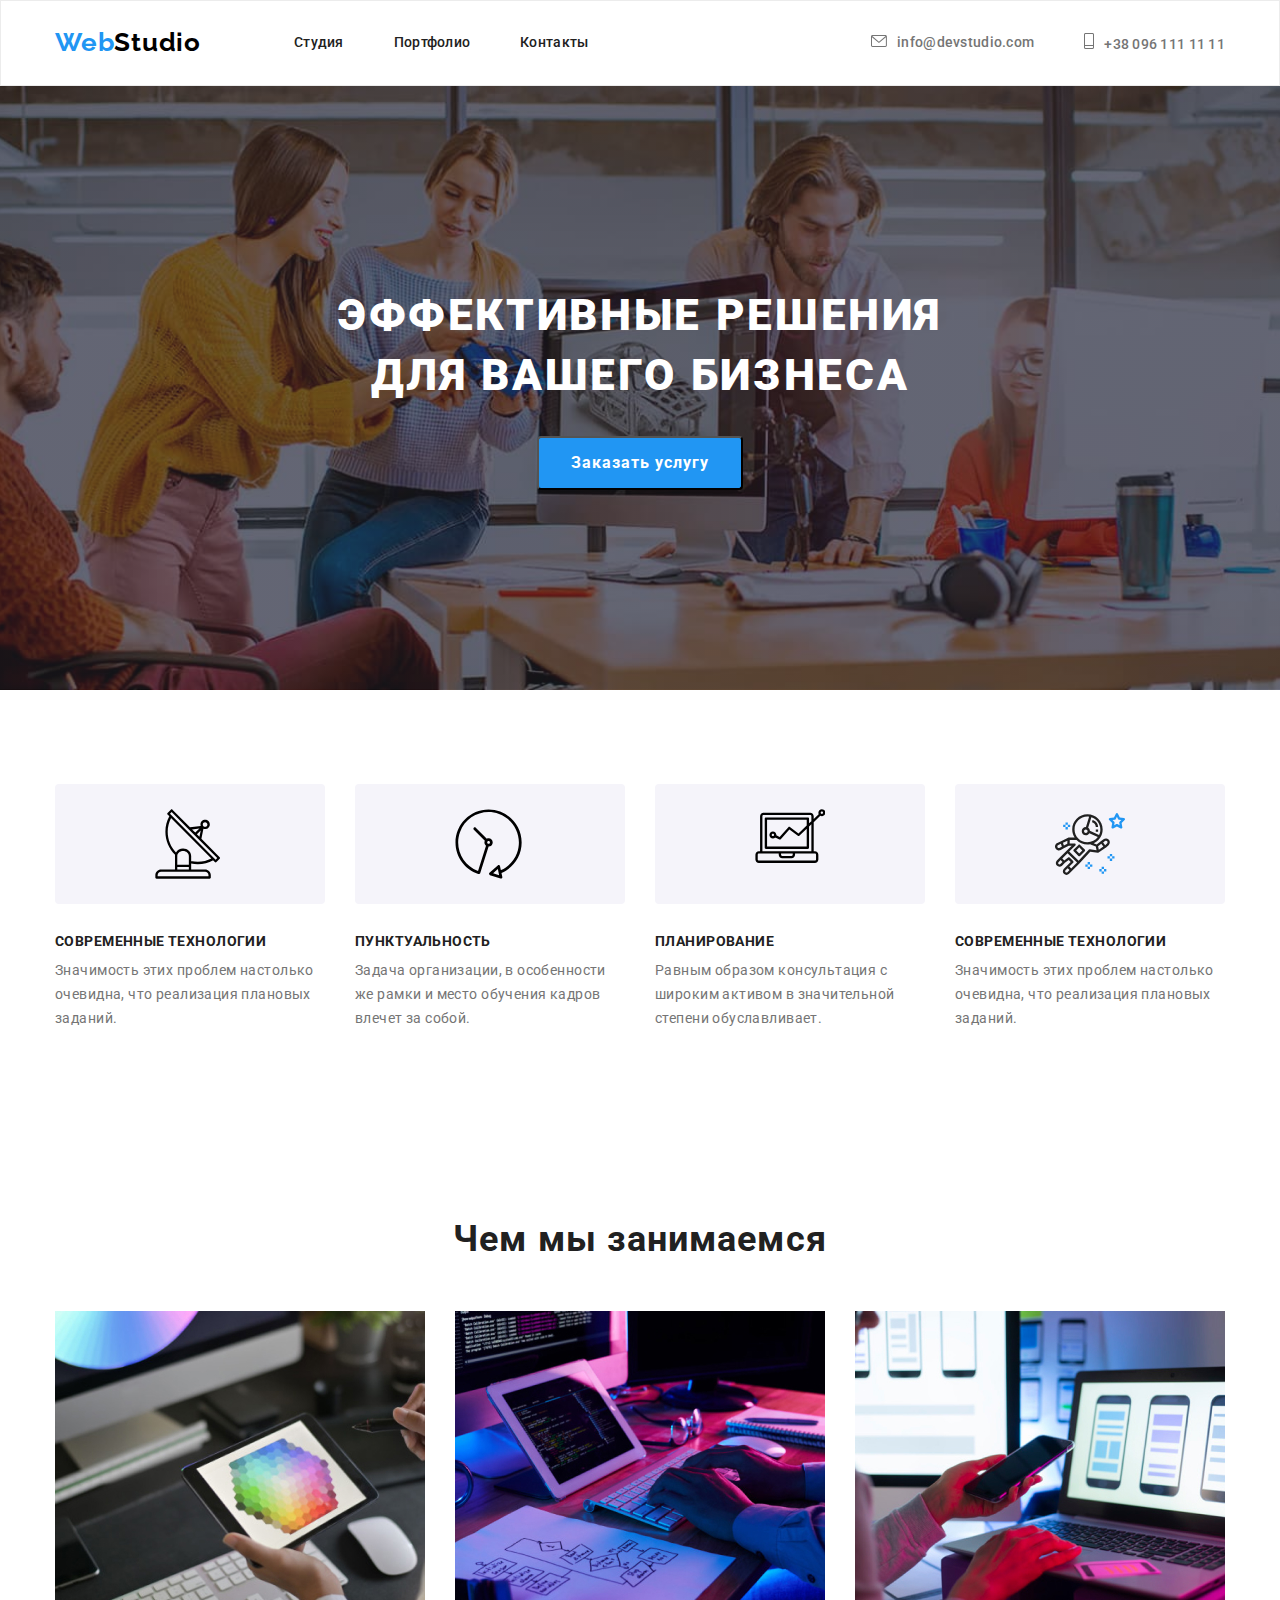
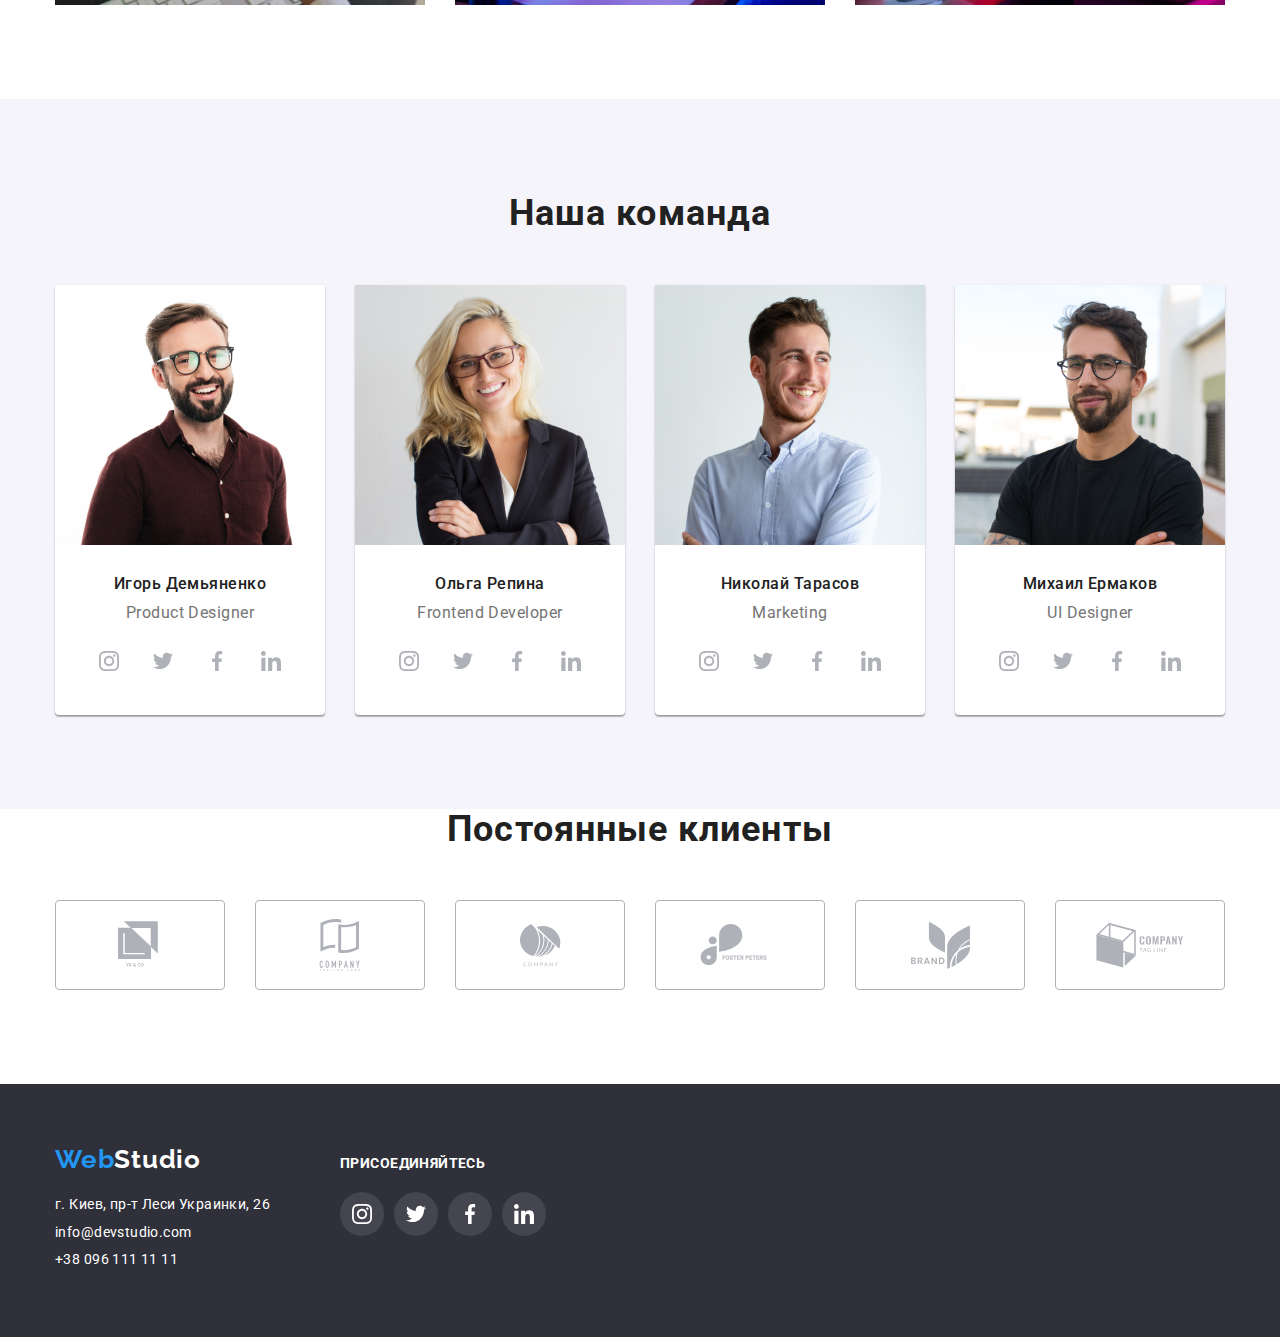
<file: index.html>
<!DOCTYPE html>
<html lang="ru">
<head>
    <meta charset="UTF-8">
    <meta name="viewport" content="width=device-width, initial-scale=1.0">
    <title>Document</title>
    <link rel="stylesheet" href="https://cdnjs.cloudflare.com/ajax/libs/modern-normalize/1.0.0/modern-normalize.min.css">
    <link rel="preconnect" href="https://fonts.gstatic.com">
    <link href="https://fonts.googleapis.com/css2?family=Raleway&family=Roboto:wght@400;500;700;900&display=swap"
        rel="stylesheet">
    <!-- <link rel="stylesheet" href="">      ШРИФТЫ -->
    <link rel="stylesheet" href="./css/styles.css">
</head>
<body>
    <header class="header">
        <div class="nav container">
        <nav class="navigation">
            <a class="link" href="./index.html" lang="en">Web<span class="black">Studio</span></a>
            <ul class="navigation-list">
                <li class="navigation-list-item"><a class="navigation-list-link" href="./index.html">Студия</a></li>
                <li class="navigation-list-item"><a class="navigation-list-link" href="./portfolio.html">Портфолио</a>
                </li>
                <li class="navigation-list-item"><a class="navigation-list-link" href="">Контакты</a></li>
            </ul>
        </nav>
        <address class="heder-address">
            <ul class="heder-address-list">
                <li class="heder-address-list-item"><a class="header-email"
                        href="mailto:info@devstudio.com"><svg class="header-svg" width="16px" height="12px"><use href="./images/sprite.svg#icon-envelope"></use></svg>info@devstudio.com</a></li>
                <li class="heder-address-list-item"><a class="header-tell" href="tel:+380961111111"><svg class="header-svg" width="10px" height="16px">
                    <use href="./images/sprite.svg#icon-mobile"></use>
                </svg>+38 096 111 11 11</a>
                </li>
            </ul>
        </address>
        </div>
    </header>

    <main class="original">
        <section class="decision">
            <div class="container">
                <div class="solutions">
                <h1 class="solutions-title">ЭФФЕКТИВНЫЕ РЕШЕНИЯ <br> ДЛЯ ВАШЕГО БИЗНЕСА</h1>
                <button class="btn" type="button">Заказать услугу</button>
                </div>
            </div>
        </section>
        
        <section class="principles">
            <div class="container our-quality">
                <ul class="principles-list">
                <li class="principles-list-item">
                    <div class="principles-svg">
                        <svg class="principlec-svg-icon" width="65px" height="70px" >
                            <use href="./images/sprite.svg#icon-antenna"></use>
                        </svg>
                    </div>
                    <h3 class="principles-title">СОВРЕМЕННЫЕ ТЕХНОЛОГИИ</h3>
                    <p class="principles-description">Значимость этих проблем настолько очевидна, что реализация
                        плановых заданий.</p>
                </li>
                <li class="principles-list-item">
                    <div class="principles-svg">
                        <svg class="principlec-svg-icon" width="67px" height="70px">
                            <use href="./images/sprite.svg#icon-clock"></use>
                        </svg>
                    </div>
                    <h3 class="principles-title">ПУНКТУАЛЬНОСТЬ</h3>
                    <p class="principles-description">Задача организации, в особенности же рамки и место обучения
                        кадров влечет за собой.</p>
                </li>
                <li class="principles-list-item">
                    <div class="principles-svg">
                        <svg class="principlec-svg-icon" width="70px" height="54px">
                            <use href="./images/sprite.svg#icon-computer"></use>
                        </svg>
                    </div>
                    <h3 class="principles-title">ПЛАНИРОВАНИЕ</h3>
                    <p class="principles-description">Равным образом консультация с широким активом в значительной
                        степени обуславливает.</p>
                </li>
                <li class="principles-list-item">
                    <div class="principles-svg">
                        <svg class="principlec-svg-icon" width="70px" height="70px">
                            <use href="./images/sprite.svg#icon-astronaut"></use>
                        </svg>
                    </div>
                    <h3 class="principles-title">СОВРЕМЕННЫЕ ТЕХНОЛОГИИ</h3>
                    <p class="principles-description">Значимость этих проблем настолько очевидна, что реализация
                        плановых заданий.</p>
                </li>
            </ul>
            </div>
        </section>
        <section class="work">
        <div class="container types-jobs">
            <h2 class="work-title">Чем мы занимаемся</h2>
            <ul class="work-list">
                <li class="work-img"><img class="work-photo" src="./images/3.img" alt="" width="370" height="294"></li>
                <li class="work-img"><img class="work-photo" src="./images/1.img" alt="" width="370" height="294"></li>
                <li class="work-img"><img class="work-photo" src="./images/2.img" alt="" width="370" height="294"></li>
            </ul>
           
        </div>
        </section>
        <section class="team">
            <div class="container">
            <h2 class="team-title">Наша команда</h2>
            <ul class="team-list">
                <li class="team-list-item">
                    <img class="member-photo" src="./images/igordemianenko.img" alt="Игорь Демьяненко" width="270"
                        height="260" title="Игорь Демьяненко">
                    <h4 class="member-name">Игорь Демьяненко</h4>
                    <p class="member-position" lang="en">Product Designer</p>
                    <ul class="team-network">
                        <li class="team-network-item"><a href="https://www.instagram.com/?hl=ru" class="network-link"><svg class="team-network-icon" width="20px" height="20px">
                            <use href="./images/sprite.svg#icon-instagram"></use>
                        </svg> </a> </li>
                        <li class="team-network-item"><a href="https://twitter.com/?lang=ru" class="network-link"><svg
                                    class="team-network-icon" width="20px" height="20px">
                                    <use href="./images/sprite.svg#icon-twitter"></use>
                                </svg> </a> </li>
                        <li class="team-network-item"><a href="https://uk-ua.facebook.com" class="network-link"><svg class="team-network-icon"
                                    width="20px" height="20px">
                                    <use href="./images/sprite.svg#icon-facebook"></use>
                                </svg> </a> </li>
                        <li class="team-network-item"><a href="https://www.linkedin.com" class="network-link"><svg class="team-network-icon"
                                    width="20px" height="20px">
                                    <use href="./images/sprite.svg#icon-linkedin"></use>
                                </svg> </a> </li>
                    </ul>
                </li>
                <li class="team-list-item">
                    <img class="member-photo" src="./images/olgarepina.img" alt="Ольга Репина" width="270" height="260"
                        title="Ольга Репина">
                    <h4 class="member-name">Ольга Репина</h4>
                    <p class="member-position" lang="en">Frontend Developer</p>
                    <ul class="team-network">
                        <li class="team-network-item"><a href="https://www.instagram.com/?hl=ru" class="network-link"><svg
                                    class="team-network-icon" width="20px" height="20px">
                                    <use href="./images/sprite.svg#icon-instagram"></use>
                                </svg> </a> </li>
                        <li class="team-network-item"><a href="https://twitter.com/?lang=ru" class="network-link"><svg
                                    class="team-network-icon" width="20px" height="20px">
                                    <use href="./images/sprite.svg#icon-twitter"></use>
                                </svg> </a> </li>
                        <li class="team-network-item"><a href="https://uk-ua.facebook.com" class="network-link"><svg
                                    class="team-network-icon" width="20px" height="20px">
                                    <use href="./images/sprite.svg#icon-facebook"></use>
                                </svg> </a> </li>
                        <li class="team-network-item"><a href="https://www.linkedin.com" class="network-link"><svg class="team-network-icon"
                                    width="20px" height="20px">
                                    <use href="./images/sprite.svg#icon-linkedin"></use>
                                </svg> </a> </li>
                    </ul>
                </li>
                <li class="team-list-item">
                    <img class="member-photo" src="./images/nikolaytarasov.img" alt="Николай Тарасов" width="270"
                        height="260" title="Николай Тарасов">
                    <h4 class="member-name">Николай Тарасов</h4>
                    <p class="member-position" lang="en">Marketing</p>
                    <ul class="team-network">
                        <li class="team-network-item"><a href="https://www.instagram.com/?hl=ru" class="network-link"><svg
                                    class="team-network-icon" width="20px" height="20px">
                                    <use href="./images/sprite.svg#icon-instagram"></use>
                                </svg> </a> </li>
                        <li class="team-network-item"><a href="https://twitter.com/?lang=ru" class="network-link"><svg
                                    class="team-network-icon" width="20px" height="20px">
                                    <use href="./images/sprite.svg#icon-twitter"></use>
                                </svg> </a> </li>
                        <li class="team-network-item"><a href="https://uk-ua.facebook.com" class="network-link"><svg
                                    class="team-network-icon" width="20px" height="20px">
                                    <use href="./images/sprite.svg#icon-facebook"></use>
                                </svg> </a> </li>
                        <li class="team-network-item"><a href="https://www.linkedin.com" class="network-link"><svg class="team-network-icon"
                                    width="20px" height="20px">
                                    <use href="./images/sprite.svg#icon-linkedin"></use>
                                </svg> </a> </li>
                    </ul>
                </li>
                <li class="team-list-item">
                    <img class="member-photo" src="./images/mihailermakov.img" alt="Михаил Ермаков" width="270"
                        height="260" title="Михаил Ермаков">
                    <h4 class="member-name">Михаил Ермаков</h4>
                    <p class="member-position" lang="en">UI Designer</p>
                    <ul class="team-network">
                        <li class="team-network-item"><a href="https://www.instagram.com/?hl=ru" class="network-link"><svg
                                    class="team-network-icon" width="20px" height="20px">
                                    <use href="./images/sprite.svg#icon-instagram"></use>
                                </svg> </a> </li>
                        <li class="team-network-item"><a href="https://twitter.com/?lang=ru" class="network-link"><svg
                                    class="team-network-icon" width="20px" height="20px">
                                    <use href="./images/sprite.svg#icon-twitter"></use>
                                </svg> </a> </li>
                        <li class="team-network-item"><a href="https://uk-ua.facebook.com" class="network-link"><svg
                                    class="team-network-icon" width="20px" height="20px">
                                    <use href="./images/sprite.svg#icon-facebook"></use>
                                </svg> </a> </li>
                        <li class="team-network-item"><a href="https://www.linkedin.com" class="network-link"><svg class="team-network-icon"
                                    width="20px" height="20px">
                                    <use href="./images/sprite.svg#icon-linkedin"></use>
                                </svg> </a> </li>
                    </ul>
                </li>
            </ul>
            </div>
        </section>
        <section class="clients">
            <div class="container">
                <h2 class="client-name">Постоянные клиенты</h2>
            <ul class="clients-list">
                <li class="clients-item"><a class=clients-link href="http://"><svg class="clients-logo" width="44px" height="49px">
                    <use href="./images/sprite.svg#icon-client1"></use>
                </svg></a></li>
                <li class="clients-item"><a class=clients-link href="http://"><svg class="clients-logo" width="46px" height="52px">
                    <use href="./images/sprite.svg#icon-client2"></use>
                </svg></a></li>
                <li class="clients-item"><a class=clients-link href="http://"><svg class="clients-logo" width="41px" height="43px">
                    <use href="./images/sprite.svg#icon-client3"></use>
                </svg></a></li>
                <li class="clients-item"><a class=clients-link href="http://"><svg class="clients-logo" width="80px" height="42px">
                    <use href="./images/sprite.svg#icon-client4"></use>
                </svg></a></li>
                <li class="clients-item"><a class=clients-link href="http://"><svg class="clients-logo" width="59px" height="47px">
                    <use href="./images/sprite.svg#icon-client5"></use>
                </svg></a></li>
                <li class="clients-item"><a class=clients-link href="http://"><svg class="clients-logo" width="88px" height="45px">
                            <use href="./images/sprite.svg#icon-client6"></use></svg></a></li>
                
            </ul>

            </div>
        </section>
    </main>
    <footer class="footer">
        <div class="container">
            <div class="box">
                <div class="footer-box">
                    <a class="link" href="./index.html" lang="en">Web<span class="white">Studio</span></a>
                    <address class="footer-address">
                        <ul class="footer-address-list">
                            <li class="footer-address-item"><a class="map-position" href="https://goo.gl/maps/FptzqoiRf94p3BvG7"
                                    target="_blank" rel="noopener noreferrer">г. Киев,
                                    пр-т Леси Украинки, 26</a></li>
                            <li class="footer-address-item"><a class="footer-email"
                                    href="mailto:info@devstudio.com">info@devstudio.com</a></li>
                            <li class="footer-address-item"><a class="footer-tell" href="tel:+380961111111">+38 096 111 11 11</a></li>
                        </ul>
                    </address>
                </div>
                <div class="footer-network">
                    <p class="footer-text">Присоединяйтесь</p>
                    <ul class="fotter-network-list">
                        <li class="fotter-network-item"><a href="https://www.instagram.com/?hl=ru" class="footer-network-link"><svg
                                    class="footer-logo">
                                    <use href="./images/sprite.svg#icon-instagram"></use></svg></a></li>
                        <li class="fotter-network-item"><a href="https://twitter.com/?lang=ru" class="footer-network-link"><svg
                                    class="footer-logo">
                                    <use href="./images/sprite.svg#icon-twitter"></use></svg></a></li>
                        <li class="fotter-network-item"><a href="https://uk-ua.facebook.com" class="footer-network-link"><svg
                                    class="footer-logo">
                                    <use href="./images/sprite.svg#icon-facebook"></use></svg></a></li>
                        <li class="fotter-network-item"><a href="https://www.linkedin.com" class="footer-network-link"><svg
                                    class="footer-logo">
                                    <use href="./images/sprite.svg#icon-linkedin"></use></svg></a></li>
                    </ul>
                </div>
            </div>
            </div>
            </footer>
            </body>
            </html>




           
<!-- <div class="footer-box">
    <a class="link" href="./index.html" lang="en">Web<span class="white">Studio</span></a>
    <address class="footer-address">
        <ul class="footer-address-list">
            <li class="footer-address-item"><a class="map-position" href="https://goo.gl/maps/FptzqoiRf94p3BvG7"
                    target="_blank" rel="noopener noreferrer">г. Киев,
                    пр-т Леси Украинки, 26</a></li>
            <li class="footer-address-item"><a class="footer-email"
                    href="mailto:info@devstudio.com">info@devstudio.com</a></li>
            <li class="footer-address-item"><a class="footer-tell" href="tel:+380961111111">+38 096 111 11 11</a></li>
        </ul>
    </address>
</div>

<div class="footer-network">
    <p class="footer-text">Присоединяйтесь</p>
    <ul class="fotter-network-list">
        <li class="fotter-network-item"><a href="https://www.instagram.com/?hl=ru" class="footer-network-link"><svg
                    class="footer-logo">
                    <use href="./images/sprite.svg#icon-instagram"></use>
                </svg></a></li>
        <li class="fotter-network-item"><a href="https://twitter.com/?lang=ru" class="footer-network-link"><svg
                    class="footer-logo">
                    <use href="./images/sprite.svg#icon-twitter"></use>
                </svg></a></li>
        <li class="fotter-network-item"><a href="https://uk-ua.facebook.com" class="footer-network-link"><svg
                    class="footer-logo">
                    <use href="./images/sprite.svg#icon-facebook"></use>
                </svg></a></li>
        <li class="fotter-network-item"><a href="https://www.linkedin.com" class="footer-network-link"><svg
                    class="footer-logo">
                    <use href="./images/sprite.svg#icon-linkedin"></use>
                </svg></a></li>
    </ul>
</div> -->
</file>
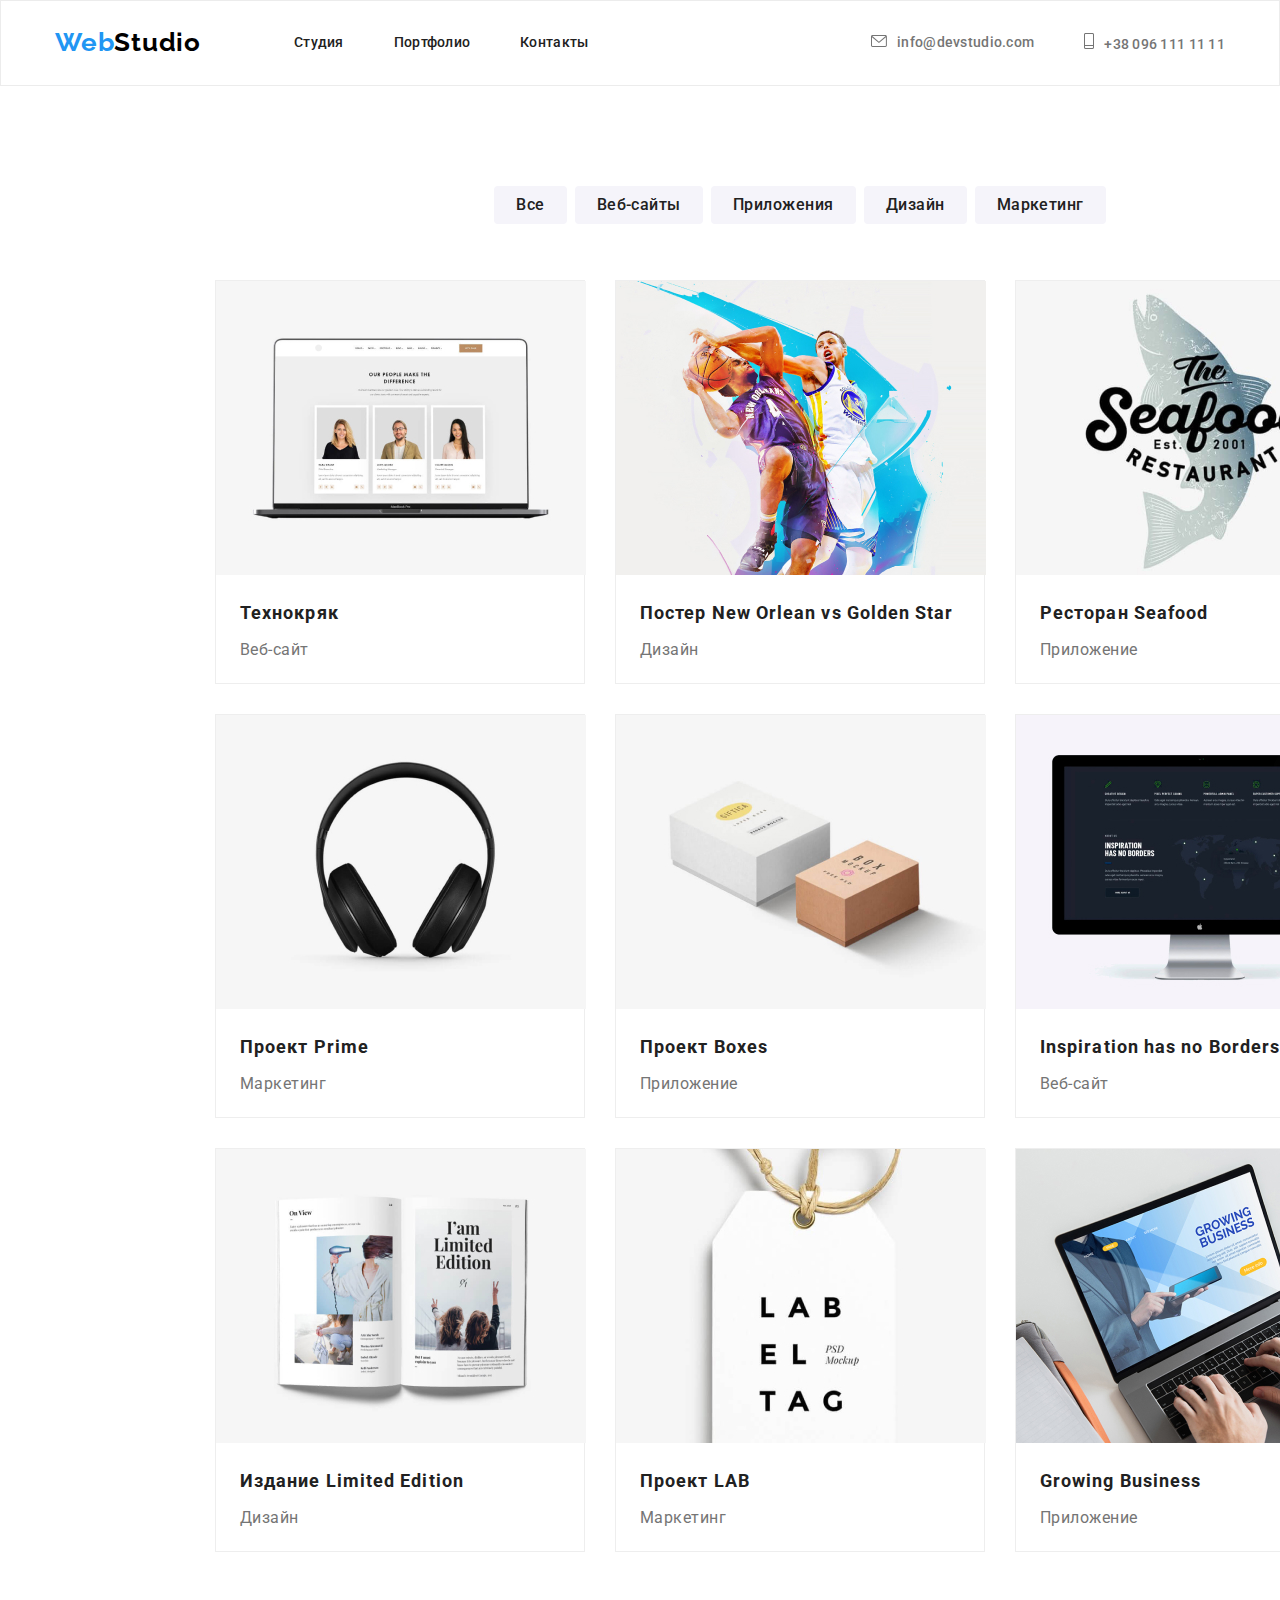
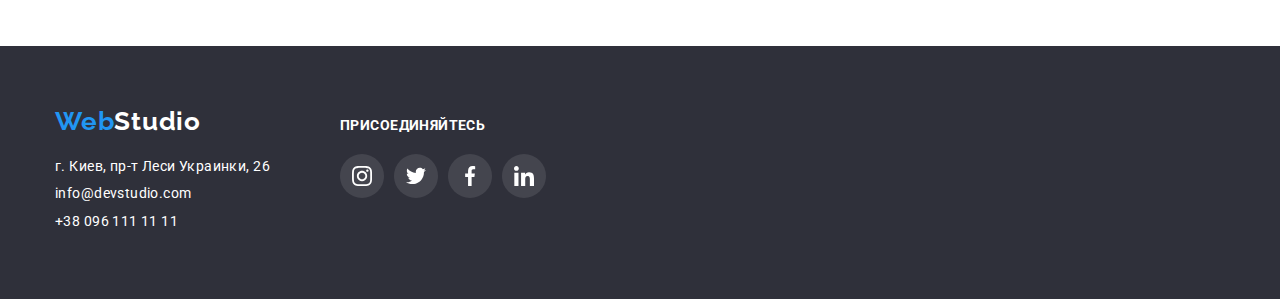
<file: portfolio.html>
<!DOCTYPE html>
<html lang="ru">
<head>
    <meta charset="UTF-8">
    <meta name="viewport" content="width=device-width, initial-scale=1.0">
    <title>Portfolio</title>
    <link rel="stylesheet" href="https://cdnjs.cloudflare.com/ajax/libs/modern-normalize/1.0.0/modern-normalize.min.css">
    <link rel="preconnect" href="https://fonts.gstatic.com">
    <link href="https://fonts.googleapis.com/css2?family=Raleway&family=Roboto:wght@400;500;700;900&display=swap"
        rel="stylesheet">
    <link rel="stylesheet" href="./css/styles.css">
    
</head>
<body>
    <!--HEADER-->
    <header class="header">
        <div class="nav container">
        <nav class="navigation">
            <a class="link" href="./index.html" lang="en">Web<span class="black">Studio</span></a>
            <ul class="navigation-list">
                <li class="navigation-list-item"><a class="navigation-list-link" href="./index.html">Студия</a></li>
                <li class="navigation-list-item"><a class="navigation-list-link" href="./portfolio.html">Портфолио</a>
                </li>
                <li class="navigation-list-item"><a class="navigation-list-link" href="">Контакты</a></li>
            </ul>
        </nav>
        <address class="heder-address">
            <ul class="heder-address-list">
                <li class="heder-address-list-item"><a class="header-email"
                        href="mailto:info@devstudio.com"><svg class="header-svg" width="16px" height="12px"><use href="./images/sprite.svg#icon-envelope"></use></svg>info@devstudio.com</a></li>
                <li class="heder-address-list-item"><a class="header-tell" href="tel:+380961111111"><svg class="header-svg" width="10px" height="16px">
                    <use href="./images/sprite.svg#icon-mobile"></use>
                </svg>+38 096 111 11 11</a>
                </li>
            </ul>
        </address>
        </div>
    </header>
        
        <!-- MAINE -->
        <main class="potfolio">
                <h1 class="visually-hidden">Наши услуги</h1>
        <section class="examples-project">
            <div class="container">
            <ul class="services-menu-list">
                <li class="services-menu-list-item"><button class="menu-btn" type="button">Все</button></li>
                <li class="services-menu-list-item"><button class="menu-btn" type="button">Веб-сайты</button></li>
                <li class="services-menu-list-item"><button class="menu-btn" type="button">Приложения</button></li>
                <li class="services-menu-list-item"><button class="menu-btn" type="button">Дизайн</button></li>
                <li class="services-menu-list-item"><button class="menu-btn" type="button">Маркетинг</button></li>
            </ul>
         
            <ul class="examples-project-list">
            <li class="examples-project-list-item">
                <img class="example-project-photo" src="./images/portfolio.img/technokryak.img" alt="Технокряк" width="370"
                    height="294" title="Веб-сайт Технокряк">
                <h2 class="example-project-name">Технокряк</h2>
                <p class="example-project-description">Веб-сайт</p>
            </li>
            <li class="examples-project-list-item">
                <img class="example-project-photo" src="./images/portfolio.img/nba.img" alt="Постер New Orlean vs Golden Star </span> "
                    width="370" height="294" title="Постер">
                <h2 class="example-project-name">Постер New Orlean vs Golden Star</h2>
                <p class="example-project-description">Дизайн</p>
            </li>
            <li class="examples-project-list-item">
                <img class="example-project-photo" src="./images/portfolio.img/seafood-restaurant.img" alt="Ресторан" width="370"
                    height="294" title="Ресторан Seafood">
                <h2 class="example-project-name">Ресторан Seafood</h2>
                <p class="example-project-description">Приложение</p>
            </li>
            <li class="examples-project-list-item">
                <img class="example-project-photo" src="./images/portfolio.img/headfphones.img" alt="Headfphones" width="370"
                    height="294" title="Проект Prime">
                <h2 class="example-project-name">Проект Prime</h2>
                <p class="example-project-description">Маркетинг</p>
            </li>
            <li class="examples-project-list-item">
                <img  class="example-project-photo" src="./images/portfolio.img/boxes.img" alt="Boxes" width="370" height="294"
                    title="Проект Boxes">
                <h2 class="example-project-name">Проект Boxes</h2>
                <p class="example-project-description">Приложение</p>
            </li>
            <li class="examples-project-list-item">
                <img class="example-project-photo" src="./images/portfolio.img/monitor.img" alt="Monitor" width="370" height="294"
                    title="Inspiration has no Borders">
                <h2 class="example-project-name">Inspiration has no Borders</h2>
                <p class="example-project-description">Веб-сайт</p>
            </li>
            <li class="examples-project-list-item">
                <img class="example-project-photo" src="./images/portfolio.img/book.img" alt="Books" width="370" height="294"
                    title="Издание Limited Edition">
                <h2 class="example-project-name">Издание Limited Edition</h2>
                <p class="example-project-description">Дизайн</p>
            </li>
            <li class="examples-project-list-item">
                <img class="example-project-photo" src="./images/portfolio.img/lab.img" alt="Lab" width="370" height="294"
                    title="Проект LAB">
                <h2 class="example-project-name">Проект LAB</h2>
                <p class="example-project-description">Маркетинг</p>
            </li>
            <li class="examples-project-list-item">
                <img class="example-project-photo" src="./images/portfolio.img/notebook.img" alt="Notebook" width="370" height="294"
                    title="Growing Business">
                <h2 class="example-project-name">Growing Business</h2>
                <p class="example-project-description">Приложение</p>
            </li>
        </ul>
        </div>
        </section>
        </main>
   <!-- FOTTER -->
   <footer class="footer">
    <div class="container">
        <div class="box">
            <div class="footer-box">
                <a class="link" href="./index.html" lang="en">Web<span class="white">Studio</span></a>
                <address class="footer-address">
                    <ul class="footer-address-list">
                        <li class="footer-address-item"><a class="map-position" href="https://goo.gl/maps/FptzqoiRf94p3BvG7"
                                target="_blank" rel="noopener noreferrer">г. Киев,
                                пр-т Леси Украинки, 26</a></li>
                        <li class="footer-address-item"><a class="footer-email"
                                href="mailto:info@devstudio.com">info@devstudio.com</a></li>
                        <li class="footer-address-item"><a class="footer-tell" href="tel:+380961111111">+38 096 111 11 11</a></li>
                    </ul>
                </address>
            </div>
            <div class="footer-network">
                <p class="footer-text">Присоединяйтесь</p>
                <ul class="fotter-network-list">
                    <li class="fotter-network-item"><a href="https://www.instagram.com/?hl=ru" class="footer-network-link"><svg
                                class="footer-logo">
                                <use href="./images/sprite.svg#icon-instagram"></use></svg></a></li>
                    <li class="fotter-network-item"><a href="https://twitter.com/?lang=ru" class="footer-network-link"><svg
                                class="footer-logo">
                                <use href="./images/sprite.svg#icon-twitter"></use></svg></a></li>
                    <li class="fotter-network-item"><a href="https://uk-ua.facebook.com" class="footer-network-link"><svg
                                class="footer-logo">
                                <use href="./images/sprite.svg#icon-facebook"></use></svg></a></li>
                    <li class="fotter-network-item"><a href="https://www.linkedin.com" class="footer-network-link"><svg
                                class="footer-logo">
                                <use href="./images/sprite.svg#icon-linkedin"></use></svg></a></li>
                </ul>
            </div>
        </div>
        </div>
        </footer>
    </body>
</html>
</file>
<file: css/styles.css>
:root {
  --main-font: 'Roboto', sans-serif;
  --secondary-font: 'Raleway', sans-serif;
  --accent-color: #2196f3;
  --accent-color-menu-buttons: #ffffff;
}

h1,
h2,
h3,
h4,
h5,
h6 {
  margin: 0;
}
ul,
ol {
  margin: 0;
  padding: 0;
}
p {
  margin: 0;
}
img {
  display: block;
}
.container {
  width: 1200px;
  margin: 0 auto;
  padding-left: 15px;
  padding-right: 15px;
  align-items: center;

  justify-content: space-between;
  /* outline: 1px solid red; */
}

body {
  font-family: var(--main-font);
}
/* ========HEADER========= */
.header {
  /* width: 1600px; */
  margin-left: auto;
  margin-right: auto;
  border: 1px solid #ececec;
  background-color: #ffffff;
}
.nav {
  display: flex;
  width: 1200px;
  padding-left: 15px;
  padding-right: 15px;
  margin: 0 auto;
  background-color: #ffffff;
}
.navigation {
  display: flex;
  align-items: center;
  /* outline: 1px solid red; */
}
.navigation-list {
  display: flex;
  /* outline: 1px solid green; */
}
.heder-address {
  display: flex;
}
.heder-address-list {
  display: flex;
  margin-left: auto;
}
.navigation-list-link,
.header-email,
.header-tell {
  display: block;
  padding-top: 32px;
  padding-bottom: 32px;
}

.heder-address {
  display: flex;
  margin-left: 0;
  /* outline: 1px solid blue; */
}
.heder-address-list {
  display: flex;
  align-items: center;
}

.navigation-list-item:not(:last-child) {
  margin-right: 50px;
}
.heder-address-list-item:not(:last-child) {
  margin-right: 50px;
}

.header .link {
  display: inline-block;
  padding-top: 24px;
  padding-bottom: 25px;
  margin-right: 93px;
  width: 146px;
  font-family: var(--secondary-font);
  font-style: normal;
  font-weight: 700;
  font-size: 26px;
  line-height: 1.19;
  letter-spacing: 0.03em;
  color: #2196f3;
  letter-spacing: 0.03em;
  text-decoration: none;
}
.black {
  color: black;
}

.header .link:hover,
.header .link:focus {
  text-decoration: underline;
}

.navigation-list-link {
  font-weight: 500;
  font-size: 14px;
  line-height: 1.14;
  letter-spacing: 0.02em;
  color: #212121;
}
.navigation-list-link:hover,
.navigation-list-link:focus,
.header-email:hover,
.header-email:focus,
.header-tell:hover,
.header-tell:focus {
  color: var(--accent-color);
}
.navigation-list-item,
.heder-address-list-item,
.principles-list-item,
.team-list,
.footer-address-item {
  list-style-type: none;
}

.header-email,
.header-tell {
  font-weight: 500;
  font-size: 14px;
  line-height: 1.14;
  font-style: normal;
  letter-spacing: 0.02em;
  color: #757575;
  text-decoration: none;
}
.navigation .navigation-list-link,
.footer > .link {
  text-decoration: none;
}
.header-svg {
  margin-right: 10px;
  fill: currentColor;
}

/* ========================= MAINE============================= */
.original {
  /* width: 1600px; */
  margin-left: auto;
  margin-right: auto;
  background-color: #2f303a;
}

.decision {
  max-width: 1600px;
  margin: 0 auto;
  background-color: #2f303a;
  background-image: linear-gradient(rgba(47, 48, 58, 0.4), rgba(47, 48, 58, 0.4)), url(../images/solutionoptim.jpg);
  background-size: cover;
  background-repeat: no-repeat;
  background-position: center;
}
.solutions {
  display: block;
  width: 696px;
  padding-top: 200px;
  padding-bottom: 200px;
  margin: 0 auto;
  text-align: center;
  /* background-color: #2F303A; */
}

.solutions-title {
  margin-bottom: 30px;
  font-weight: 900;
  font-size: 44px;
  line-height: 1.36;
  text-align: center;
  letter-spacing: 0.06em;
  text-transform: uppercase;
  color: #ffffff;
}

.btn {
  display: inline-block;
  padding-top: 200px;
  /* padding-bottom: 200px; */
  padding: 10px 32px;
  min-width: 200px;
  font-weight: 700;
  font-size: 16px;
  line-height: 1.87;
  text-align: center;
  letter-spacing: 0.06em;
  color: #ffffff;
  background: #2196f3;
  box-shadow: 0px 4px rgba(0, 0, 0, 0.15);
  border-radius: 4px;
  cursor: pointer;
}

.principles-list {
  display: flex;
}

.principles-list {
  display: flex;
  padding-top: 94px;
  padding-bottom: 94px;
}

.principles-list-item {
  display: flex;
  flex-direction: column;
}

.principles-list-item:not(:last-child) {
  margin-right: 30px;
}

.principles,
.work {
  background-color: #ffffff;
}
.our-quality {
  display: flex;
  width: 1200px;
  padding-left: 15px;
  padding-right: 15px;
  margin: 0 auto;
  /* outline: 1px solid red; */
}

.principles-title {
  max-width: 270px;
  margin-bottom: 10px;
  font-weight: 700;
  font-size: 14px;
  line-height: 1.14;
  letter-spacing: 0.03em;
  text-transform: uppercase;
  color: #212121;
}

.principles-description {
  max-width: 270px;
  font-weight: 400;
  font-size: 14px;
  line-height: 1.71;
  letter-spacing: 0.03em;
  color: #757575;
}
.principles-svg {
  width: 270px;
  height: 120px;
  background: #f5f4fa;
  border-radius: 4px;
  margin-bottom: 30px;
}
.principlec-svg-icon {
  margin: 25px 100px;
}
.work {
  padding-top: 94px;
  padding-bottom: 94px;
}
.types-jobs {
  width: 1200px;
  padding-left: 15px;
  padding-right: 15px;
  margin: 0 auto;
  /* outline: 1px solid red; */
}
.work-title {
  font-weight: 700;
  font-size: 36px;
  line-height: 1.16;
  text-align: center;
  letter-spacing: 0.03em;
  color: #212121;
}

.work-list {
  display: flex;
  list-style-type: none;
}
.work-title {
  margin-bottom: 50px;
}

.work-img:not(:last-child) {
  margin-right: 30px;
}
/* ====================================== */
.team {
  padding-top: 94px;
  padding-bottom: 94px;
  background-color: #f5f4fa;
}
.team-title {
  margin-bottom: 50px;
  font-weight: 700;
  font-size: 36px;
  line-height: 1.16;
  text-align: center;
  letter-spacing: 0.03em;
  color: #212121;
}

.team-list {
  display: flex;
}
.team-list-item:not(:last-child) {
  margin-right: 30px;
}
.member-photo {
  margin-bottom: 30px;
}
.member-name {
  margin-bottom: 10px;
}

.team-list-item {
  background: #ffffff;
  box-shadow: 0px 1px 3px rgba(0, 0, 0, 0.12), 0px 1px 1px rgba(0, 0, 0, 0.14),
    0px 2px 1px rgba(0, 0, 0, 0.2);
  border-radius: 0px 0px 4px 4px;
}
.member-name {
  font-weight: 500;
  font-size: 16px;
  line-height: 1.18;
  text-align: center;
  letter-spacing: 0.03em;
  color: #212121;
}
.member-position {
  margin-bottom: 16px;
  font-weight: normal;
  font-size: 16px;
  line-height: 1.18;
  text-align: center;
  letter-spacing: 0.03em;
  color: #757575;
}
.team-network {
  display: flex;
  justify-content: center;
  list-style-type: none;
  /* margin-top: 16px; */
  margin-bottom: 32px;
}
.network-link {
  display: flex;
  justify-content: center;
  align-items: center;
  width: 44px;
  height: 44px;
  background-color: #ffffff;
  border-radius: 50%;
  cursor: pointer;
}

.network-link:hover .team-network-icon,
.network-link :focus .team-network-icon {
  fill: #ffffff;
}

.network-link:hover,
.network-link:focus {
  background-color: #2196f3;
}
.team-network-icon {
  width: 20px;
  height: 20px;
  fill: #afb1b8;
}
.team-network-item:not(:last-child) {
  margin-right: 10px;
}

.clients {
  background-color: #ffffff;
}
.clients-list {
  display: flex;
  list-style-type: none;
  margin-top: 50px;
  margin-bottom: 94px;
}
.client-name {
  text-align: center;
  font-style: normal;
  font-weight: bold;
  font-size: 36px;
  line-height: 1.16;
  letter-spacing: 0.03em;
  color: #212121;
}
.clients-logo {
  fill: #afb1b8;
  margin: 0;
}
.clients-link {
  display: flex;
  justify-content: center;
  align-items: center;
  width: 170px;
  height: 90px;
  background-color: #ffffff;
  border: 1px solid #afb1b8;
  border-radius: 4px;
}
.clients-link:hover .clients-logo,
.clients-link:focus .clients-logo {
  fill: #2196f3;
}
.clients-link:hover, 
.clients-link:focus {
  border: 1px solid #2196f3;
  border-radius: 4px;
  
} 
.clients-item:not(:last-child) {
  margin-right: 30px;
}
/* =========FOOTER=========== */
.footer {
  background-color: #2f303a;
  /* width: 1600px; */
  margin-left: auto;
  margin-right: auto;
}
.footer .link {
  display: inline-block;
  width: 146px;
  margin-bottom: 20px;
  font-family: var(--secondary-font);
  font-style: normal;
  font-weight: 700;
  font-size: 26px;
  line-height: 1.19;
  letter-spacing: 0.03em;
  color: #2196f3;
  letter-spacing: 0.03em;
  text-decoration: none;
}
.white {
  color: white;
}
.footer .link:hover,
.footer .link:focus {
  text-decoration: underline;
}
.footer-address-item a {
  font-weight: 400;
  font-size: 14px;
  line-height: 1.71px;
  /* or 171% */
  font-style: normal;
  letter-spacing: 0.03em;
  color: #ffffff;
  text-decoration: none;
}
.footer-email,
.footer-tell {
  font-weight: normal;
  font-size: 14px;
  line-height: 1.71;
  font-style: normal;
  letter-spacing: 0.03em;
  color: rgba(255, 255, 255, 0.6);
  text-decoration: none;
}

.footer-address-item,
.footer-email-item {
  margin-bottom: 9px;
  list-style-type: none;
}
.footer-email-item,
.footer-tell-item {
  list-style-type: none;
}
.box {
  display: flex;
}
.footer-network {
  margin-left: 70px;
  padding-top: 72px;
  padding-bottom: 100px;
  width: 206px;
}
.footer-box {
  padding-top: 60px;
  padding-bottom: 60px;
}
.footer-text {
  margin-bottom: 20px;
  font-style: normal;
  font-weight: bold;
  font-size: 14px;
  line-height: 1.14;
  letter-spacing: 0.03em;
  text-transform: uppercase;
  color: #ffffff;
}
.fotter-network-list {
  display: flex;
  list-style-type: none;
  justify-content: center;
  align-items: center;
  border-radius: 50%;
  cursor: pointer;
}
.footer-network-link {
  display: flex;
  justify-content: center;
  align-items: center;
  width: 44px;
  height: 44px;
  background-color: rgba(255, 255, 255, 0.1);
  border-radius: 50%;
  cursor: pointer;
}
.footer-network-link:hover,
.footer-network-link:focus {
  background-color: #2196f3;
}
.footer-logo {
  fill: #ffffff;
}
.fotter-network-item:not(:last-child) {
  margin-right: 10px;
}
.footer-logo {
  width: 20px;
  height: 20px;
}

/* ==========PORTFOLIO===(Стили Header and footer  уже заданы выше)=============== */

.potfolio {
  /* width: 1600px; */
  margin-left: auto;
  margin-right: auto;
  background-color: FFFFFF;
}
.services-menu-list {
  display: flex;
  justify-content: center;
  padding-top: 100px;
  padding-bottom: 56px;
}
.menu-btn {
  font-style: normal;
  font-weight: 500;
  font-size: 16px;
  line-height: 1.62;
  text-align: center;
  letter-spacing: 0.03em;
  color: #212121;
  background-color: #f5f4fa;
  border-radius: 4px;
  padding: 6px 22px;
  border-style: none;
}

.menu-btn:hover,
.menu-btn:focus {
  color: var(--accent-color-menu-buttons);
  background: var(--accent-color);
  box-shadow: 0px 3px 1px rgba(0, 0, 0, 0.1), 0px 1px 2px rgba(0, 0, 0, 0.08),
    0px 2px 2px rgba(0, 0, 0, 0.12);
  border-radius: 4px;
}
.services-menu-list-item {
  list-style-type: none;
}
.services-menu-list-item:not(:last-child) {
  margin-right: 8px;
}
.visually-hidden {
  position: absolute;
  width: 1px;
  height: 1px;
  margin: -1px;
  border: 0;
  padding: 0;
  white-space: nowrap;
  clip-path: inset(100%);
  clip: rect(0 0 0 0);
  overflow: hidden;
}
.examples-project {
  width: 1600px;
  margin: 0 auto;
  align-items: center;
  justify-content: space-between;
}
.examples-project-list {
  display: flex;
  margin: 0 auto;
  flex-wrap: wrap;
  padding-bottom: 94px;
}
.example-project-name {
  width: 322px;
  height: 36px;
  margin-left: 24px;
  margin-right: 24px;
  font-style: normal;
  font-weight: 700;
  font-size: 18px;
  line-height: 2;
  letter-spacing: 0.06em;
  color: #212121;
  margin-top: 20px;
}

.example-project-description {
  width: 322px;
  height: 30px;
  margin-left: 24px;
  margin-right: 24px;
  font-style: normal;
  font-weight: 400;
  font-size: 16px;
  line-height: 1.87;
  letter-spacing: 0.03em;
  color: #757575;
  margin-top: 4px;
}
.examples-project-list-item {
  display: block;
  width: 370px;
  height: 404px;
  list-style-type: none;
  margin-right: 30px;
  margin-bottom: 30px;
  background: #ffffff;
  border: 1px solid #eeeeee;
  box-sizing: border-box;
}
.examples-project-list-item:hover {
  box-shadow: 0px 1px 1px rgba(0, 0, 0, 0.12), 0px 4px 4px rgba(0, 0, 0, 0.06), 1px 4px 6px rgba(0, 0, 0, 0.16);
}
.examples-project-list-item:nth-child(3n + 3) {
  margin-right: 0px;
}

.examples-project-list-item:nth-last-child(-n + 3) {
  margin-bottom: 0px;
}
</file>
